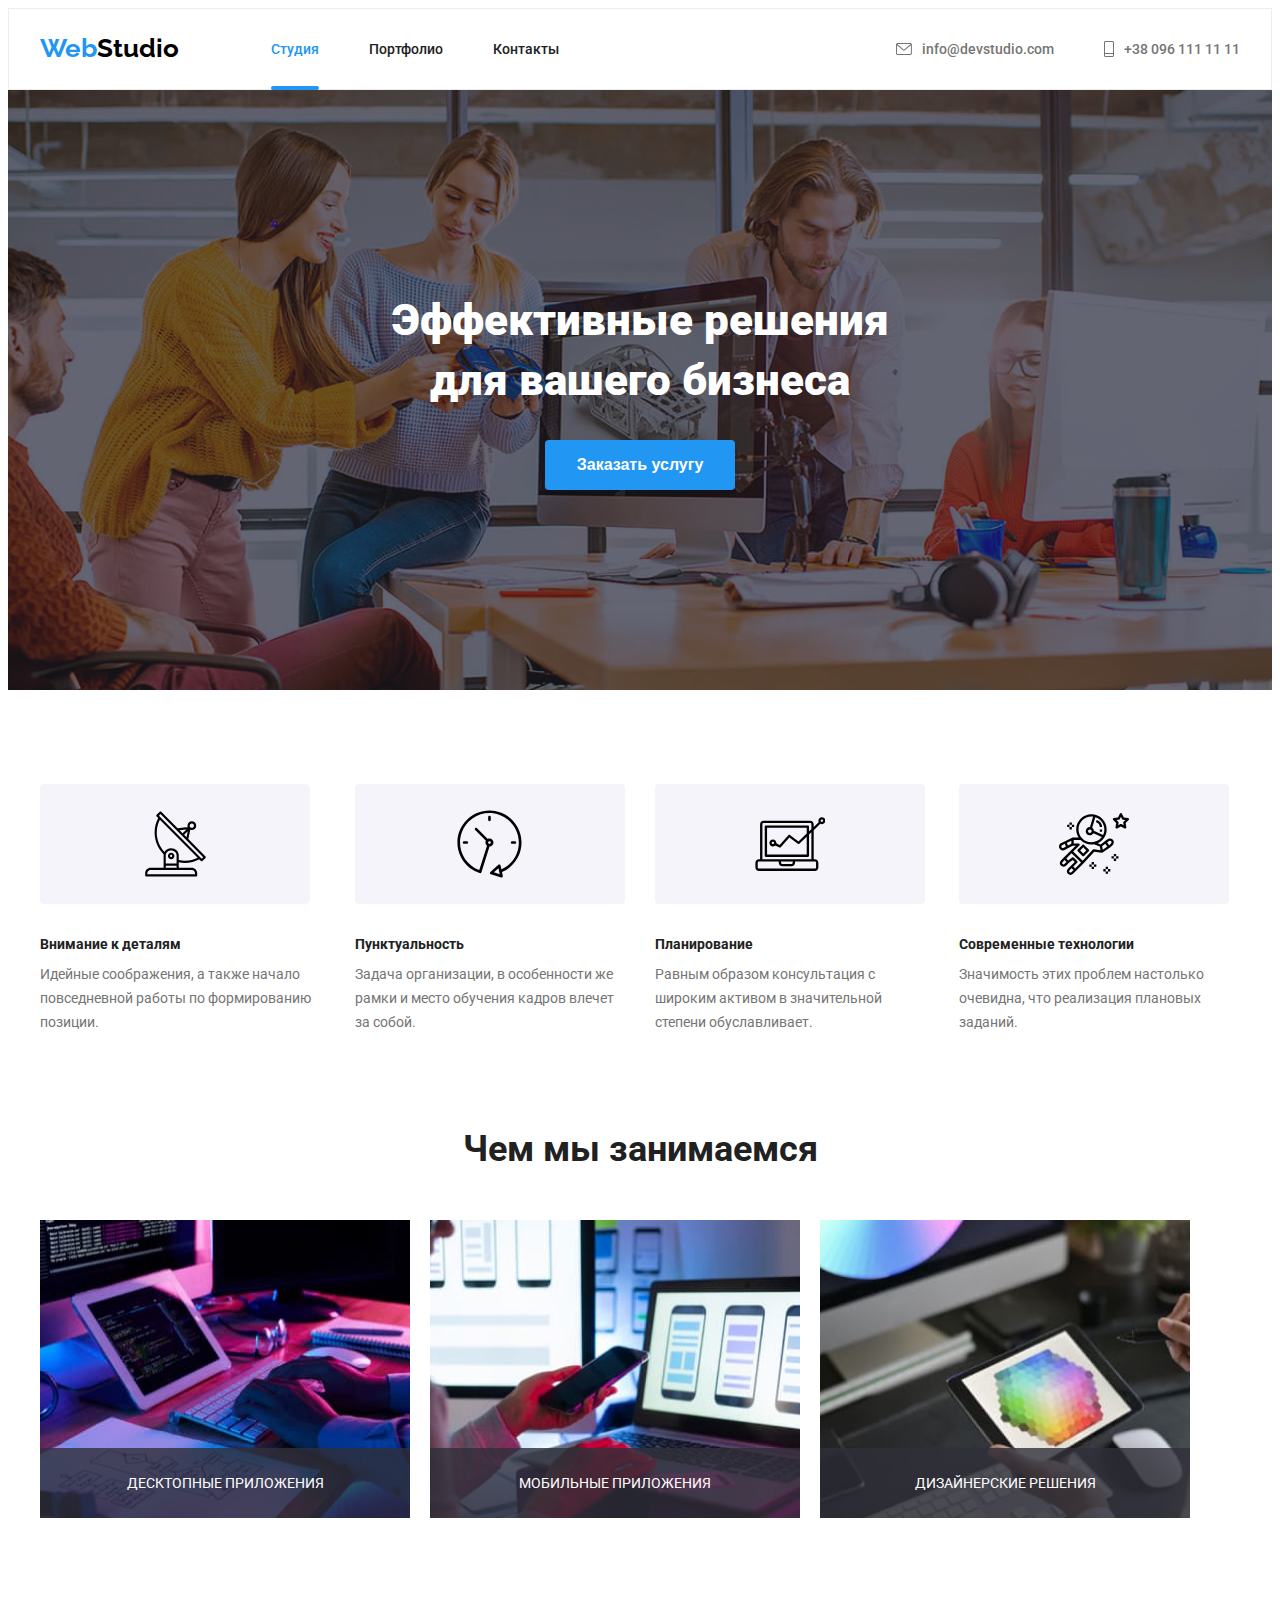
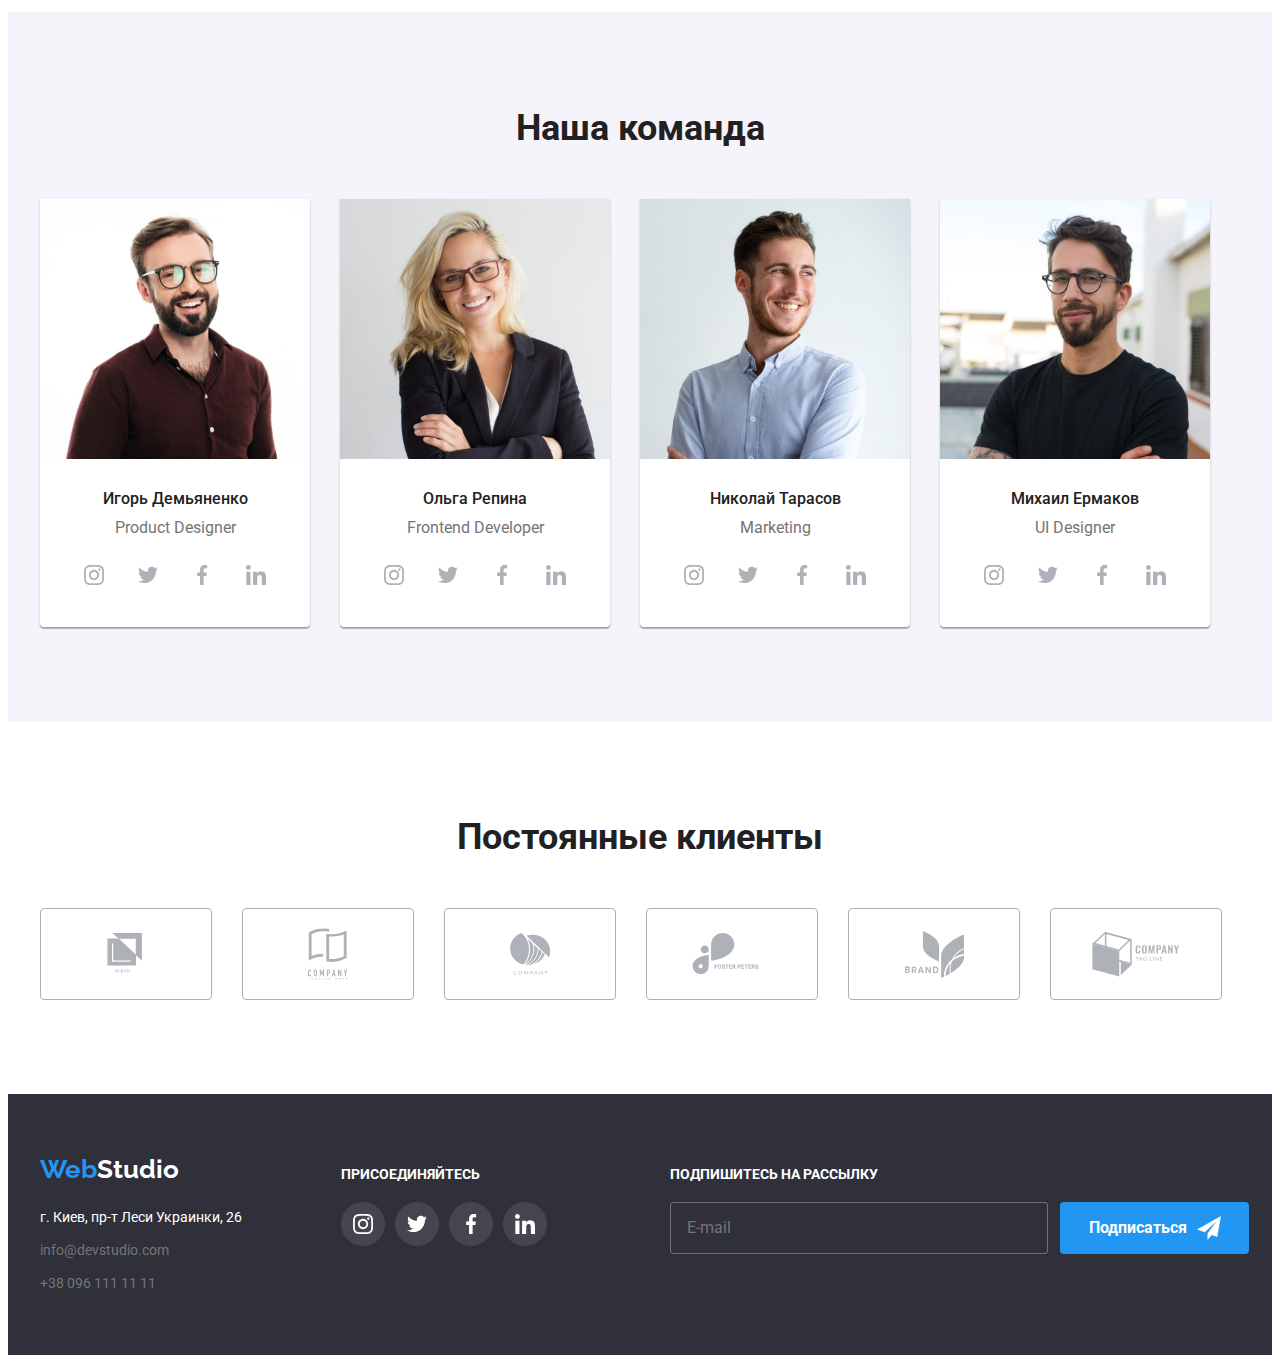
<file: index.html>
<!DOCTYPE html>
<html lang="en">
<head>
    <meta charset="UTF-8">
    <meta name="viewport" content="width=device-width, initial-scale=1.0">
    <title>WebStudio</title>
    <link rel="stylesheet" href="https://cdnjs.cloudflare.com/ajax/libs/modern-normalize/1.0.0/modern-normalize.min.css"
        integrity="sha512-ISS7cAi1PEhQ8jnbJpJZMd29NlhNj4AWYyLOSp2CE/CsHxTCu+r+t0D2yoJudVrd0/8fTVPUVDzY5Tvli75u/g=="
        crossorigin="anonymous" />   
    <link rel="stylesheet" href="./css/comon.css">
    <link rel="stylesheet" href="./css/main.css">
    <link href="https://fonts.googleapis.com/css2?family=Roboto:wght@400;500;700;900&display=swap" rel="stylesheet">
    <link href="https://fonts.googleapis.com/css2?family=Raleway:wght@700&display=swap" rel="stylesheet">
</head>
<body class="site-page">
                    <!--main-navigation-->
    <header class="site-item" >

        <div class="header-container" >

            <nav class="header-nav">
                <a class="logo" href="index.html">
                    <span class="logo-part">Web</span>Studio
            
                </a>
            
                <ul class="site-navigation">
                    <li class="navigation-item">
                        <a class="nav-link current" href="">Студия</a>
                    </li>
                    <li class="navigation-item">
                        <a class="nav-link" href="./portpholio.html">Портфолио</a>
                    </li>
                    <li class="navigation-item">
                        <a class="nav-link" href="">Контакты</a>
                    </li>
            
                </ul>
            
            </nav>
            <ul class="header-contacts">
                <li class="contacts-phone">
                    <a class="contacts-link" href="info@devstudio.com">
                        <svg class="contacts-icon" width="16px" height="12px">
                            <use href="./img/symbol-defs.svg#icon-mail-1"></use>
                        </svg>
                        info@devstudio.com
                    </a>
                </li>
                <li class="contacts-phone">
                    <a class="contacts-link" href="+38-096-111-11-11">
                        <svg class="contacts-icon" width="10px" height="16px">
                         <use href="./img/symbol-defs.svg#icon-phone-1"></use>
                    </svg>
                    +38 096 111 11 11
                    </a>
                </li>
            </ul>
        </div>       

    </header>
             <!--main-content-->
        <main>
                        <!--by-our-product-->
           
                <section class="hero-section">
                                    

                            <h1 class="hero-title">Эффективные решения <br>для вашего бизнеса</h1>
                           
                            <button class="hero-link" data-modal-open> Заказать услугу </button>
                        
                
                </section>
            

        
                        <!--stydio-skills-->

            <section class="skills-section">

                <div class="skills-container">

                    <h2 class="visually-hidden">Наши скилы </h2>

                    <ul class="skills-list">

                        <li class="skills-card">
                            <div class="icon-box">
                                <svg class="skil-icon" width="65px" height="70px">
                                  <use href="./img/symbol-defs.svg#icon-details-1"></use>
                                </svg>
                           </div>
                            <h3 class="skills-title">Внимание к деталям</h3>
                            <p class="skills-text">Идейные соображения, а также начало повседневной работы по формированию позиции.</p>
                        </li>

                        <li class="skills-card">

                           <div class="icon-box">
                                <svg class="skil-icon" width="67px" height="70px">
                                    <use href="./img/symbol-defs.svg#icon-clock-1"></use>
                                </svg>
                           </div>

                            <h3 class="skills-title">Пунктуальность</h3>
                            <p class="skills-text">Задача организации, в особенности же рамки и место обучения кадров влечет за собой.</p>

                        </li>

                        <li class="skills-card">

                           <div class="icon-box">
                                <svg class="skil-icon" width="70px" height="54px">
                                    <use href="./img/symbol-defs.svg#icon-computer-1"></use>
                                </svg>
                           </div>

                            <h3 class="skills-title">Планирование</h3>
                            <p class="skills-text">Равным образом консультация с широким активом в значительной степени обуславливает.</p>
                        </li>

                        <li class="skills-card">

                             <div class="icon-box">
                                 <svg class="skil-icon" width="70px" height="70px">
                                   <use href="./img/symbol-defs.svg#icon-astronaut-1"></use>
                                </svg>
                             </div>

                            <h3 class="skills-title">Современные технологии</h3>
                            <p class="skills-text">Значимость этих проблем настолько очевидна, что реализация плановых заданий.</p>

                        </li>
                    </ul>

                </div>
              
            </section>

                        <!--our-work-->
            <section class="work-section">               
             
                <div class="work-container">

                    <h2 class="work-title">Чем мы занимаемся</h2>
                   
                    <ul class="work-list">
                    
                        <li class="work-card">
                            
                           <a href="" class="work-link">

                            <div class="work-tumb">
                               
                                    <img src="./img/notebook.jpg" alt="box1">
                              
                            </div>

                            <p class="work-item">ДЕСКТОПНЫЕ ПРИЛОЖЕНИЯ</p>

                           </a>

                        </li>

                        <li  class="work-card">
                           
                           <a href="" class="work-link">

                            <div class="work-tumb">
                                
                                    <img src="./img/phone.jpg" alt="box2">
                               
                            </div>

                            <p class="work-item">МОБИЛЬНЫЕ ПРИЛОЖЕНИЯ</p>

                           </a>

                        </li>

                        <li  class="work-card">
                    
                           <a href="" class="work-link">

                            <div class="work-tumb">
                                
                                    <img src="./img/planshet.jpg" alt="box3">
                                
                            </div>

                            <p class="work-item">ДИЗАЙНЕРСКИЕ РЕШЕНИЯ</p>

                           </a>

                        </li>
                    
                    </ul>
                </div>
            
            </section>
                        <!--our-team-->
            <section class="team" >               
               
                <div class="team-container">

                    <h2 class="team-title">Наша команда</h2>
                    
                    <ul class="team-foto">

                        <li class="team-card">

                           <div class="team-tumb">

                                <img class="personal-foto" src="./img/photo1.jpg" alt="">
                             

                           </div>

                           <div class="workers">                            

                            <h3 class="team-names">Игорь Демьяненко</h3>
                            <p class="team-professions">Product Designer</p>
                            
                            <ul class="team-social">
                            
                                <li class="social-link">
                            
                                    <a href="" class="social-links">
                                        <svg class="icon-social" width="20px" height="20px">
                                            <use href="./img/symbol-defs.svg#icon-instagram-1"></use>
                                        </svg>
                                    </a>
                            
                                </li>
                            
                                <li class="social-link">
                            
                                    <a href="" class="social-links">
                                        <svg class="icon-social" width="20px" height="20px">
                                            <use href="./img/symbol-defs.svg#icon-twitter-1"></use>
                                        </svg>
                                    </a>
                            
                                </li>
                            
                                <li class="social-link">
                            
                            
                                    <a href="" class="social-links">
                            
                                        <svg class="icon-social" width="20px" height="20px">
                                            <use href="./img/symbol-defs.svg#icon-facebook-1"></use>
                                        </svg>
                            
                                    </a>
                            
                                </li>
                            
                                <li class="social-link">
                            
                                    <a href="" class="social-links">
                            
                                        <svg class="icon-social" width="20px" height="20px">
                                            <use href="./img/symbol-defs.svg#icon-linkedin-1"></use>
                                        </svg>
                            
                                    </a>
                            
                                </li>
                            </ul>
                            
                           </div>
                    
                        </li>

                        <li class="team-card">
                           
                            <div class="team-tumb">

                                <img class="personal-foto" src="./img/photo2.jpg" alt="">
                                                               
                            </div>

                            <div  class="workers">
                            
                                <h3 class="team-names">Ольга Репина</h3>
                                <p class="team-professions">Frontend Developer</p>
                            
                                <ul class="team-social">
                            
                                    <li class="social-link">
                            
                                        <a href="" class="social-links">
                                            <svg class="icon-social" width="20px" height="20px">
                                                <use href="./img/symbol-defs.svg#icon-instagram-1"></use>
                                            </svg>
                                        </a>
                            
                                    </li>
                            
                                    <li class="social-link">
                            
                                        <a href="" class="social-links">
                                            <svg class="icon-social" width="20px" height="20px">
                                                <use href="./img/symbol-defs.svg#icon-twitter-1"></use>
                                            </svg>
                                        </a>
                            
                                    </li>
                            
                                    <li class="social-link">
                            
                            
                                        <a href="" class="social-links">
                            
                                            <svg class="icon-social" width="20px" height="20px">
                                                <use href="./img/symbol-defs.svg#icon-facebook-1"></use>
                                            </svg>
                            
                                        </a>
                            
                                    </li>
                            
                                    <li class="social-link">
                            
                                        <a href="" class="social-links">
                            
                                            <svg class="icon-social" width="20px" height="20px">
                                                <use href="./img/symbol-defs.svg#icon-linkedin-1"></use>
                                            </svg>
                            
                                        </a>
                            
                                    </li>
                                </ul>
                            
                            </div>

                        </li>

                        <li class="team-card">

                            <div class="team-tumb">

                                    <img class="personal-foto" src="./img/photo3.jpg" alt="">
                                   
                            </div>     
                            
                            <div class="workers">

                                <h3 class="team-names">Николай Тарасов</h3>
                                <p class="team-professions">Marketing</p>
                                
                                <ul class="team-social">
                                
                                    <li class="social-link">
                                
                                        <a href="" class="social-links">
                                            <svg class="icon-social" width="20px" height="20px">
                                                <use href="./img/symbol-defs.svg#icon-instagram-1"></use>
                                            </svg>
                                        </a>
                                
                                    </li>
                                
                                    <li class="social-link">
                                
                                        <a href="" class="social-links">
                                            <svg class="icon-social" width="20px" height="20px">
                                                <use href="./img/symbol-defs.svg#icon-twitter-1"></use>
                                            </svg>
                                        </a>
                                
                                    </li>
                                
                                    <li class="social-link">
                                
                                
                                        <a href="" class="social-links">
                                
                                            <svg class="icon-social" width="20px" height="20px">
                                                <use href="./img/symbol-defs.svg#icon-facebook-1"></use>
                                            </svg>
                                
                                        </a>
                                
                                    </li>
                                
                                    <li class="social-link">
                                
                                        <a href="" class="social-links">
                                
                                            <svg class="icon-social" width="20px" height="20px">
                                                <use href="./img/symbol-defs.svg#icon-linkedin-1"></use>
                                            </svg>
                                
                                        </a>
                                
                                    </li>
                                </ul>
                            </div>

                        </li>

                        <li class="team-card">
                           
                            <div class="team-tumb">

                                <img class="personal-foto" src="./img/photo4.jpg" alt="">
                            
                            </div>

                            <div class="workers">

                                    <h3 class="team-names">Михаил Ермаков</h3>
                                    <p class="team-professions">UI Designer</p>
                                    
                                    <ul class="team-social">
                                    
                                        <li class="social-link">
                                    
                                            <a href="" class="social-links">
                                                <svg class="icon-social" width="20px" height="20px">
                                                    <use href="./img/symbol-defs.svg#icon-instagram-1"></use>
                                                </svg>
                                            </a>
                                    
                                        </li>
                                    
                                        <li class="social-link">
                                    
                                            <a href="" class="social-links">
                                                <svg class="icon-social" width="20px" height="20px">
                                                    <use href="./img/symbol-defs.svg#icon-twitter-1"></use>
                                                </svg>
                                            </a>
                                    
                                        </li>
                                    
                                        <li class="social-link">
                                    
                                    
                                            <a href="" class="social-links">
                                    
                                                <svg class="icon-social" width="20px" height="20px">
                                                    <use href="./img/symbol-defs.svg#icon-facebook-1"></use>
                                                </svg>
                                    
                                            </a>
                                    
                                        </li>
                                    
                                        <li class="social-link">
                                    
                                            <a href="" class="social-links">
                                    
                                                <svg class="icon-social" width="20px" height="20px">
                                                    <use href="./img/symbol-defs.svg#icon-linkedin-1"></use>
                                                </svg>
                                    
                                            </a>
                                    
                                        </li>
                                    </ul>

                            </div>

                        </li>
                    </ul>
                </div>
                
            </section>
                    
                   <!-- our-clients -->

            <section class="clients-section">

               <div class="clients-container">

                    <h2 class="clients-item">Постоянные клиенты</h2>
                    
                    <ul class="clients-companies">
                    
                        <li class="clients-logo">

                            <a href="#" class="clients-link">
                                
                                <svg class="icon-contact-client" width="79px" height="42px">

                                <use href="./img/symbol-defs.svg#icon-logo-1-1"></use>

                                </svg>

                            </a>

                        </li>

                        <li class="clients-logo">

                            <a href="#" class="clients-link">
                                
                                <svg class="icon-contact-client" width="40px" height="52px">
                                <use href="./img/symbol-defs.svg#icon-logo-2-1"></use>
                            </svg>

                            </a>

                        </li>

                        <li class="clients-logo">

                            <a href="#" class="clients-link">
                                
                             <svg class="icon-contact-client" width="41px" height="42px">
                                <use href="./img/symbol-defs.svg#icon-Object-1"></use>
                            </svg>

                            </a>

                        </li>

                        <li class="clients-logo">

                           <a href="#" class="clients-link">

                                <svg class="icon-contact-client" width="80px" height="42px">
                                    <use href="./img/symbol-defs.svg#icon-logo-4-1"></use>
                                </svg>

                           </a>

                        </li>

                        <li class="clients-logo">

                            <a href="#" class="clients-link">

                                <svg class="icon-contact-client" width="59px" height="47px">
                                    <use href="./img/symbol-defs.svg#icon-logo-5-1"></use>
                                </svg>

                            </a>

                        </li>

                        <li class="clients-logo">

                            <a href="#" class="clients-link">
                                
                                <svg class="icon-contact-client" width="88px" height="45px">
                                <use href="./img/symbol-defs.svg#icon-logo-6-1"></use>
                            </svg>

                            </a>

                        </li>
                    
                    </ul>

               </div>                           
            
            </section>

        </main>
                  <!--footer-->
    <footer class="footer">
           
        <div class="footer-container">

              <!-- footer-contain -->

               <div class="foot-con">
                    <a class="footer-logo" href="./">
                    
                        <span class="logo-part">Web</span>Studio
                    </a>
                    
                    <address class="footer-contacts">
                    
                        <ul class="footer-list">
                            <li class="footer-links">
                                <p class="footer-adress">г. Киев, пр-т Леси Украинки, 26</p>
                    
                    
                            </li>
                            <li class="footer-links">
                                <a class="footer-link" href="mailto:info@devstudio.com">info@devstudio.com</a>
                            </li>
                            <li class="footer-links">
                                <a class="footer-link" href="tel:+38-096-111-11-11">+38 096 111 11 11</a>
                            </li>
                        </ul>
                    </address>

               </div>

                <!-- footer-contain2 -->

                 <div class="footer-social">
                    <h2 class="footer-title"> ПРИСОЕДИНЯЙТЕСЬ</h2>
                    
                    <ul class="footer-item-link">
                    
                        <li class="fsocial-link">
                    
                            <a href="" class="fsocial-links">
                                <svg class="ficon-social" width="20px" height="20px">
                                    <use href="./img/symbol-defs.svg#icon-instagram-1"></use>
                                </svg>
                            </a>
                    
                        </li>
                    
                        <li class="fsocial-link">
                    
                            <a href="" class="fsocial-links">
                                <svg class="ficon-social" width="20px" height="20px">
                                    <use href="./img/symbol-defs.svg#icon-twitter-1"></use>
                                </svg>
                            </a>
                    
                        </li>
                    
                        <li class="fsocial-link">
                    
                    
                            <a href="" class="fsocial-links">
                    
                                <svg class="ficon-social" width="20px" height="20px">
                                    <use href="./img/symbol-defs.svg#icon-facebook-1"></use>
                                </svg>
                    
                            </a>
                    
                        </li>
                    
                        <li class="fsocial-link">
                    
                            <a href="" class="fsocial-links">
                    
                                <svg class="ficon-social" width="20px" height="20px">
                                    <use href="./img/symbol-defs.svg#icon-linkedin-1"></use>
                                </svg>
                    
                            </a>
                    
                        </li>
                    
                    </ul>
                 </div>

                 <!-- foter-contain3 -->
                 
                 <div class="container-form">

                    <h2 class="form-title">ПОДПИШИТЕСЬ НА РАССЫЛКУ</h2>

                  <form class="fotter-form">                

                   <label>

                    <input type="text" name="e-mail" placeholder="E-mail" class="form-input">

                   </label>

                   <button type="submit" class="footer-butn">
                       Подписаться
                       <svg width="24px" height="24px" class="form-icon-send">
                           <use href="./img/symbol-defs.svg#icon-send"></use>
                       </svg>
                    </button>


                  </form>

                 </div>

        </div>


    </footer>

    <div class="backdrop is-hidden" data-modal>

        <div class="modal">

            <h2 class="modal-title">Оставьте свои данные, мы вам перезвоним</h2>

            <form action="" class="modal-form">

                <div class="form-container">

                    <div class="form-item">

                        <label for="name">Имя</label>  

                       <div class="form-position">
                            <input type="text" name="name" id="name" class="form-field">
                            <svg width="12px" height="12px" class="form-icon">
                                <use href="./img/symbol-defs.svg#icon-name"></use>
                            </svg>

                       </div>

                    </div>

                    <div class="form-item">

                        <label for="tel" >Телефон</label>

                        <div class="form-position">

                            <input type="tel" name="tel" id="tel" class="form-field">
                            <svg width="13px" height="13px" class="form-icon">
                                <use href="./img/symbol-defs.svg#icon-phone"></use>
                            </svg>

                        </div>
                        
                    </div>

                    <div class="form-item">

                        <label for="e-mail" >Почта</label>

                        <div class="form-position">

                            <input type="email" name="e-mail" id="e-mail" class="form-field">
                            <svg width="15px" height="12px" class="form-icon">
                                <use href="./img/symbol-defs.svg#icon-emaill"></use>
                            </svg>

                        </div>
                        
                    </div>

                    <div class="form-item">
                        <label for="coment" >Коментарий</label>                        
                        <textarea name="coment" id="coment" rows="6" placeholder="Введите текст" class="form-textarea"></textarea>
                        
                    </div>                  
                   
                        <div class="modal-agree-contain">
                           <div class="agree-position">
                                    <label class="form-accept">
                                        <input type="checkbox" name="checkbox" class="checkbox">
                                        <svg class="agree-icon" width="16" height="15">
                                            <use href="./img/symbol-defs.svg#icon-agree" class="icon-agree"></use>
                                        </svg>
                                    
                                        Соглашаюсь с рассылкой и принимаю
                                        <a href="" class="modal-agrement">Условия договора</a>
                                    </label>

                           </div>
                       
                            <button class="modal-send" type="submit">Оправить</button>
                        </div>
                                         
                  </div>
                    
            
               
            </form>

            <button class="modal-but">

                <svg class="modal-close" width="11px" height="11px" data-modal-close>
                    <use href="./img/symbol-defs.svg#icon-cherch"></use>
                </svg>

            </button>

        </div>

    </div>

    <script src="./js/modal.js"></script>

</body>
</html>
</file>
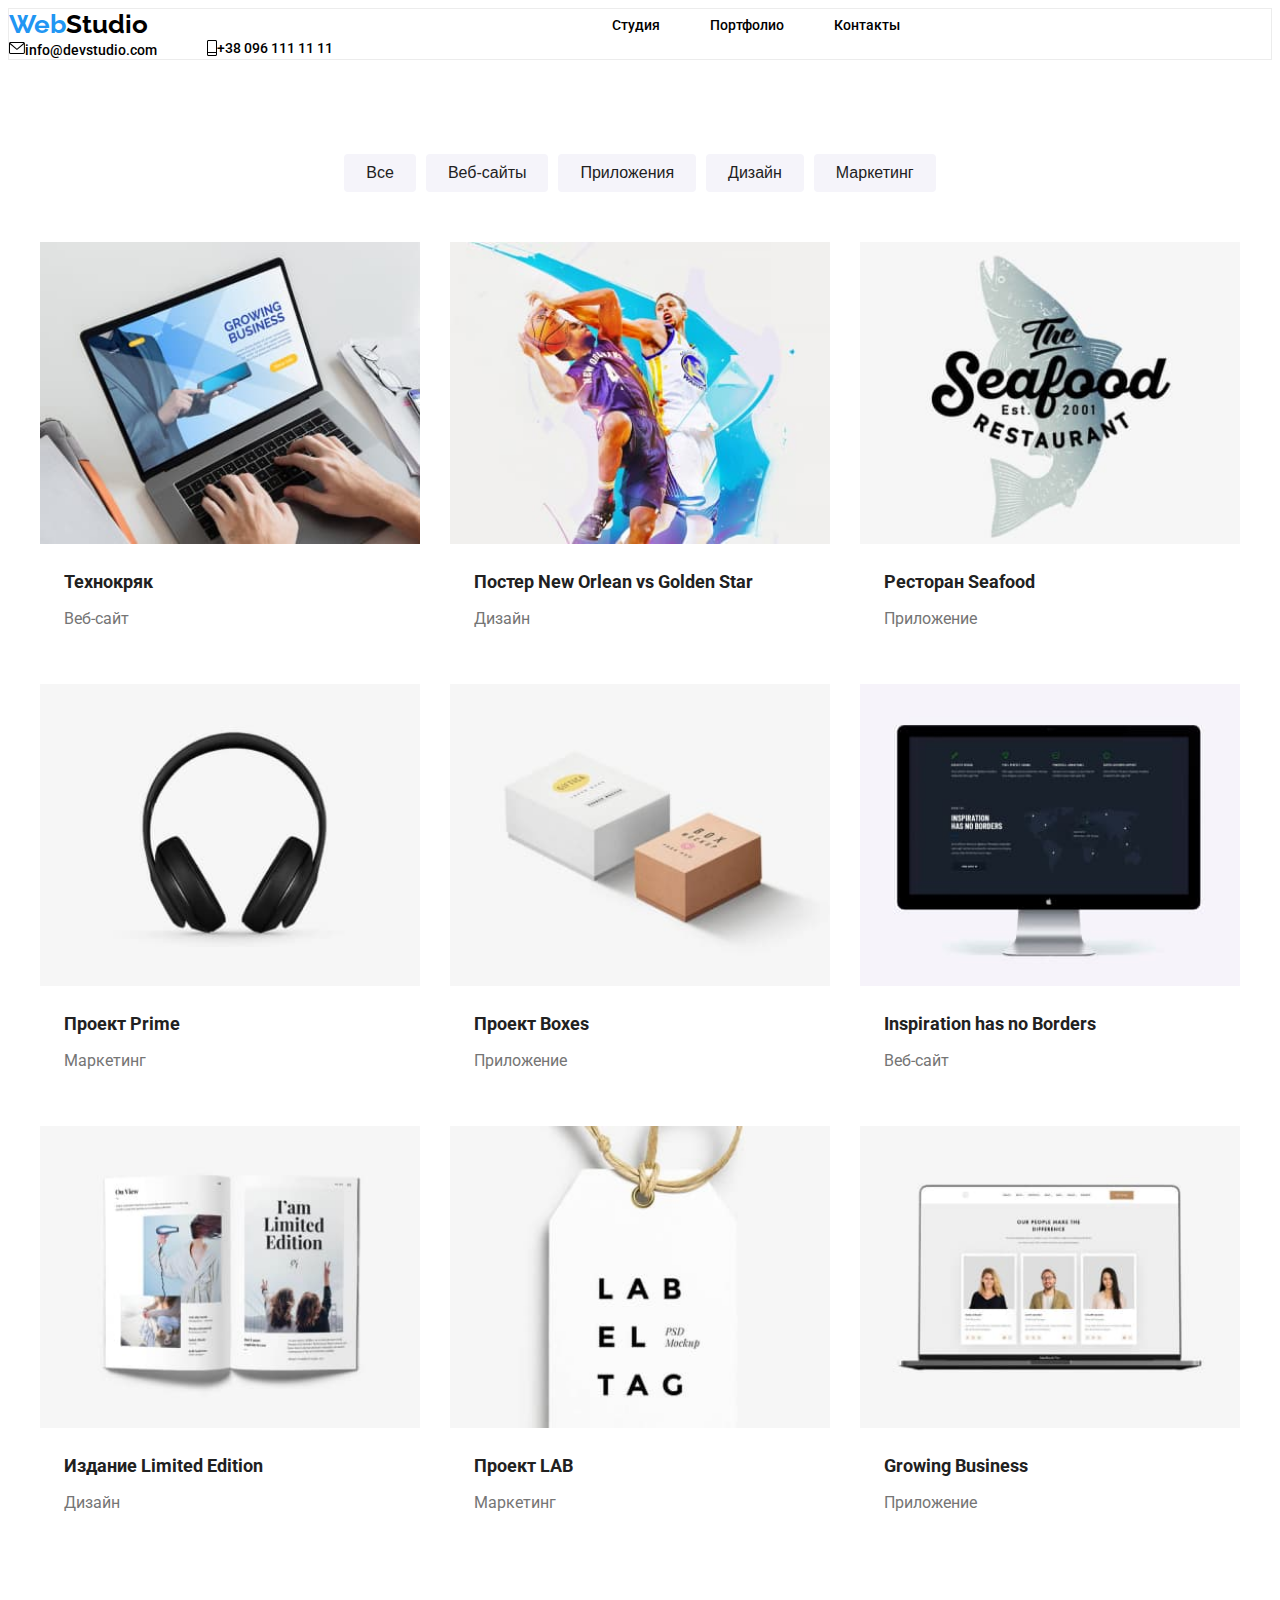
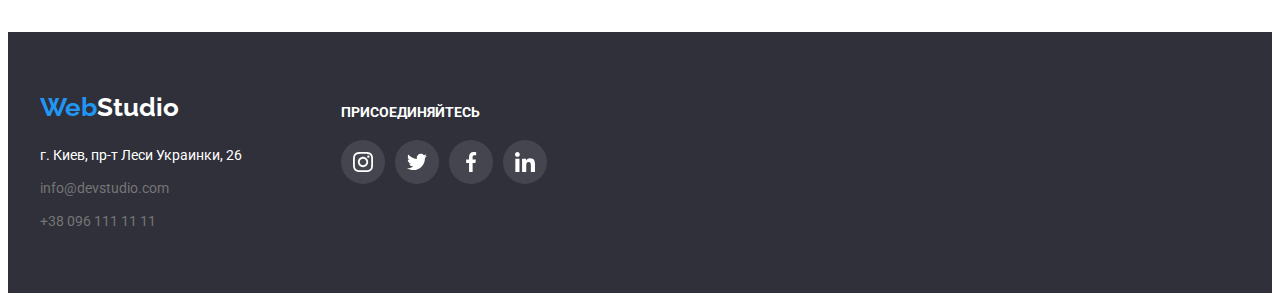
<file: portpholio.html>
<!DOCTYPE html>
<html lang="ru">
<head>
    <meta charset="UTF-8">
    <meta http-equiv="X-UA-Compatible" content="IE=edge">
    <meta name="viewport" content="width=device-width, initial-scale=1.0">
    <title>Портфолио</title>
    <link rel="stylesheet" href="https://cdnjs.cloudflare.com/ajax/libs/modern-normalize/1.0.0/modern-normalize.min.css"
        integrity="sha512-ISS7cAi1PEhQ8jnbJpJZMd29NlhNj4AWYyLOSp2CE/CsHxTCu+r+t0D2yoJudVrd0/8fTVPUVDzY5Tvli75u/g=="
        crossorigin="anonymous" />
    <link rel="stylesheet" href="./css/comon.css">
    <link rel="stylesheet" href="./css/portpholio.css">
    <link href="https://fonts.googleapis.com/css2?family=Roboto:wght@400;500;700;900&display=swap" rel="stylesheet">
    <link href="https://fonts.googleapis.com/css2?family=Raleway:wght@700&display=swap" rel="stylesheet">

    
</head>
  <body class="site-page">
                        <!--main-navigation-->
                <header class="site-item">
                
                        <div class="container">
                        
                            <nav class="header-nav">
                                <a class="logo" href="index.html">
                                    <span class="logo-part">Web</span>Studio
                        
                                </a>
                        
                                <ul class="site-navigation">
                                    <li class="navigation-menu">
                                        <a class="link " href="./index.html">Студия</a>
                                    </li>
                                    <li class="navigation-menu">
                                        <a class="link current" href="./portpholio.html">Портфолио</a>
                                    </li>
                                    <li class="navigation-menu">
                                        <a class="link" href="">Контакты</a>
                                    </li>
                        
                                </ul>
                        
                            </nav>
                            <ul class="header-contacts">
                                <li class="contacts-phone">
                                    <a class="site-contacts" href="info@devstudio.com">
                                        <svg class="icon-contact" width="16px" height="12px">
                                            <use href="./img/symbol-defs.svg#icon-mail-1"></use>
                                        </svg>
                                        info@devstudio.com
                                    </a>
                                </li>
                                <li class="contacts-phone">
                                    <a class="site-contacts" href="+38-096-111-11-11">
                                        <svg class="icon-contact" width="10px" height="16px">
                                            <use href="./img/symbol-defs.svg#icon-phone-1"></use>
                                        </svg>
                                        +38 096 111 11 11
                                    </a>
                                </li>
                            </ul>
                        </div>
                
                
                </header>
                    <!-- main-content-->

                        <main >                            
                            
                    <section class="section" >
                         <div class="portpholio-container">

                                <h1 class="visually-hidden">Наши проекты</h1>

                                <ul class="portpholio-buttom">

                                    <li class="button-main">
                                        <button class="button-item">Все</button>
                                    </li>

                                    <li class="button-main">
                                        <button class="button-item">Веб-сайты</button>
                                    </li>

                                    <li class="button-main">
                                        <button class="button-item">Приложения</button>
                                    </li>

                                    <li class="button-main">
                                        <button class="button-item">Дизайн</button>
                                    </li>

                                    <li class="button-main">
                                        <button class="button-item">Маркетинг</button>
                                    </li>

                                </ul>

                                <ul class="projects">

                                    <li class="projects-card"> 
                                        
                                            <div class="project-tumb">
                                            
                                                <img src="./img/tehnokryak.jpg" alt="веб-сайт">
                                            
                                                <p class="hover-icon">Технокряк это современная площадка распространения коронавируса. Компании используют эту платформу
                                                    для цифрового
                                                    шпионажа и атак на защищённые сервера конкурентов.
                                                </p>

                                            </div>                                       
                                          

                                        <div class="project-title">
                                        
                                            <h2 class="projects-item">Технокряк </h2>
                                            <p class="projects-list">Веб-сайт</p>
                                        
                                        </div>

                                    </li>

                                    <li class="projects-card">

                                       <div class="project-tumb">

                                            <img src="./img/neworlean.jpg" alt="Golden star">
                                                      
                                            <p class="hover-icon">Технокряк это современная площадка распространения коронавируса. Компании используют эту платформу
                                                для цифрового
                                                шпионажа и атак на защищённые сервера конкурентов.
                                            </p>

                                       </div>

                                        <div class="project-title">
                                        
                                            <h2 class="projects-item">Постер <span lang="en">New Orlean vs Golden Star</span> </h2>
                                            <p class="projects-list">Дизайн</p>
                                        
                                        </div>

                                    </li>

                                    <li class="projects-card">

                                        <div class="project-tumb">

                                            <img src="./img/seafood.jpg" alt="sea food">
                                                       
                                            <p class="hover-icon">Технокряк это современная площадка распространения коронавируса. Компании используют эту платформу
                                                для цифрового
                                                шпионажа и атак на защищённые сервера конкурентов.
                                            </p>

                                        </div>

                                        <div class="project-title">
                                        
                                            <h2 class="projects-item">Ресторан <span lang="en">Seafood</span> </h2>
                                            <p class="projects-list">Приложение</p>
                                        
                                        </div>
                                        
                                    </li>

                                    <li class="projects-card">

                                        <div class="project-tumb">

                                            <img src="./img/prime.jpg" alt="prime">                                           
                                          
                                            <p class="hover-icon">Технокряк это современная площадка распространения коронавируса. Компании используют эту платформу
                                                для цифрового
                                                шпионажа и атак на защищённые сервера конкурентов.
                                            </p>

                                        </div>

                                        <div class="project-title">
                                        
                                            <h2 class="projects-item">Проект <span lang="en">Prime</span> </h2>
                                            <p class="projects-list">Маркетинг</p>
                                        
                                        </div>

                                    </li>

                                    <li class="projects-card">
                                        
                                        <div class="project-tumb">

                                            <img src="./img/boxes.jpg" alt="Boxes">

                                         
                                            <p class="hover-icon">Технокряк это современная площадка распространения коронавируса. Компании используют эту платформу
                                                для цифрового
                                                шпионажа и атак на защищённые сервера конкурентов.
                                            </p>

                                        </div>

                                        <div class="project-title">
                                        
                                            <h2 class="projects-item">Проект <span lang="en">Boxes</span> </h2>
                                            <p class="projects-list">Приложение</p>
                                        
                                        </div>

                                    </li>

                                    <li class="projects-card">

                                       <div class="project-tumb">

                                            <img src="./img/inspiration.jpg" alt="inspiration">

                                             
                                            <p class="hover-icon">Технокряк это современная площадка распространения коронавируса. Компании используют эту платформу
                                                для цифрового
                                                шпионажа и атак на защищённые сервера конкурентов.
                                            </p>

                                       </div>

                                        <div class="project-title">
                                        
                                            <h2 class="projects-item"><span lang="en">Inspiration has no Borders</span></h2>
                                            <p class="projects-list">Веб-сайт</p>
                                        
                                        </div>

                                    </li>

                                    <li class="projects-card">

                                       <div class="project-tumb">

                                            <img src="./img/limitededition.jpg" alt="limited edition">

                                            <p class="hover-icon">Технокряк это современная площадка распространения коронавируса. Компании используют эту платформу
                                                для цифрового
                                                шпионажа и атак на защищённые сервера конкурентов.
                                            </p>

                                       </div>

                                        <div class="project-title">
                                        
                                            <h2 class="projects-item">Издание <span lang="en">Limited Edition</span> </h2>
                                            <p class="projects-list">Дизайн</p>
                                        
                                        </div>

                                    </li>

                                    <li class="projects-card">
                                        
                                        <div class="project-tumb">

                                            <img src="./img/lab.jpg" alt="lab">

                                            <p class="hover-icon">Технокряк это современная площадка распространения коронавируса. Компании используют эту платформу
                                                для цифрового
                                                шпионажа и атак на защищённые сервера конкурентов.
                                            </p>

                                        </div>

                                        <div class="project-title">
                                        
                                            <h2 class="projects-item">Проект <span lang="en">LAB</span> </h2>
                                            <p class="projects-list">Маркетинг</p>
                                        
                                        </div>

                                    </li>

                                    <li class="projects-card">

                                        <div class="project-tumb">

                                            <img src="./img/business.jpg" alt="business">
                                        
                                            <p class="hover-icon">Технокряк это современная площадка распространения коронавируса. Компании используют эту платформу
                                                для цифрового
                                                шпионажа и атак на защищённые сервера конкурентов.
                                            </p>
                                            
                                        </div>

                                            <div class="project-title">
                                            
                                                <h2 class="projects-item"><span lang="en">Growing Business</span> </h2>
                                                <p class="projects-list">Приложение</p>
                                            
                                            </div>

                                    </li>

                                </ul>
                         </div>
                     </section>

                          
                        </main>

                        <!-- footer -->
                <footer class="footer">
                
                    <div class="footer-container">
                
                        <!-- footer-contain1 -->
                
                        <div class="foot-con">
                            <a class="footer-logo" href="./">
                
                                <span class="logo-part">Web</span>Studio
                            </a>
                
                            <address class="footer-contacts">
                
                                <ul class="footer-list">
                                    <li class="footer-links">
                                        <p class="footer-adress">г. Киев, пр-т Леси Украинки, 26</p>
                
                
                                    </li>
                                    <li class="footer-links">
                                        <a class="footer-link" href="mailto:info@devstudio.com">info@devstudio.com</a>
                                    </li>
                                    <li class="footer-links">
                                        <a class="footer-link" href="tel:+38-096-111-11-11">+38 096 111 11 11</a>
                                    </li>
                                </ul>
                            </address>
                
                        </div>
                
                        <!-- footer-contain2 -->
                
                        <div class="footer-social">
                            <h2 class="footer-title"> ПРИСОЕДИНЯЙТЕСЬ</h2>
                
                            <ul class="footer-item-link">
                
                                <li class="fsocial-link">
                
                                    <a href="" class="fsocial-links">
                                        <svg class="ficon-social" width="20px" height="20px">
                                            <use href="./img/symbol-defs.svg#icon-instagram-1"></use>
                                        </svg>
                                    </a>
                
                                </li>
                
                                <li class="fsocial-link">
                
                                    <a href="" class="fsocial-links">
                                        <svg class="ficon-social" width="20px" height="20px">
                                            <use href="./img/symbol-defs.svg#icon-twitter-1"></use>
                                        </svg>
                                    </a>
                
                                </li>
                
                                <li class="fsocial-link">
                
                
                                    <a href="" class="fsocial-links">
                
                                        <svg class="ficon-social" width="20px" height="20px">
                                            <use href="./img/symbol-defs.svg#icon-facebook-1"></use>
                                        </svg>
                
                                    </a>
                
                                </li>
                
                                <li class="fsocial-link">
                
                                    <a href="" class="fsocial-links">
                
                                        <svg class="ficon-social" width="20px" height="20px">
                                            <use href="./img/symbol-defs.svg#icon-linkedin-1"></use>
                                        </svg>
                
                                    </a>
                
                                </li>
                
                            </ul>
                        </div>
                
                    </div>
                
                
                </footer>

                            
        
  </body>
</html>
</file>
<file: css/comon.css>
:root {
  --text-color: rgb(117, 117, 117, 1);
  --white-color: rgb(255, 255, 255, 1);
  --hover-allblue: rgb(33, 150, 243, 1);
  --teg-h-navigation: rgb(33, 33, 33, 1);
  --background-black: rgb(47, 48, 58, 1);
  --logo-black: rgb(0, 0, 0, 1);
  --footer-link: rgb(255, 255, 255, 0, 6);
  --ourteam-background: rgb(245, 244, 250, 1);
  --svg-color: rgb(175, 177, 184, 1);
  --link-background: rgb(255, 255, 255, 0.1);
  --footer-placeholder: rgba(255, 255, 255, 0.3);
  --modal-bordercolor: rgba(33, 33, 33, 0.2);
  --modal-blue: rgba(24, 140, 232, 1);
}

ul {
  list-style: none;
  padding: 0;
  margin: 0;
}

a {
  display: inline-flex;

  text-decoration: none;
  color: black;
}

p {
  margin: 0 0;
}

img {
  display: block;
  max-width: 100%;
  height: auto;
}

button {
  border: none;
}

h1,
h2,
h3 {
  margin: 0;
}

.site-page {
  background-color: var(--white-color);
  font-family: Roboto;
  font-weight: 400;
  font-style: normal;
  color: var(--text-color);
}

.visually-hidden {
  position: absolute;
  clip: rect(0 0 0 0);
  width: 1px;
  height: 1px;
  margin: -1px;
}

/* header */
.site-item {
  font-weight: 500;
  font-size: 14px;
  line-height: 16px;
  border: 1px solid rgb(236, 236, 236, 1);
}

.header-container {
  display: flex;
  width: 1200px;

  padding: 0px 15px;
  margin: 0 auto;
  align-items: center;
  justify-content: space-between;

  padding-top: 24px;
  padding-bottom: 25px;
}

.header-nav {
  display: flex;
  align-items: center;
}

.header-contacts {
  display: flex;
  margin-left: auto;
  align-items: center;
}

.logo {
  margin-right: 92px;

  font-family: Raleway;
  color: var(--logo-black);
  font-weight: 700;
  font-size: 26px;
  line-height: 31px;
}

.logo-part {
  color: var(--hover-allblue);
}

.site-navigation {
  display: flex;
  margin: 0 auto;
}

.site-navigation li:not(:first-child) {
  margin-left: 50px;
}

.header-contacts li:not(:first-child) {
  margin-left: 50px;
}

.nav-link.current {
  color: var(--hover-allblue);
}

.nav-link.current::after {
  opacity: 1;
}

.nav-link {
  color: var(--teg-h-navigation);
  padding-top: auto;

  transition: 250ms cubic-bezier(0.4, 0, 0.2, 1);
}

.navigation-item {
  position: relative;
}

.nav-link::after {
  content: '';
  position: absolute;
  transform: translateY(45px);
  display: block;
  width: 100%;
  height: 4px;

  background-color: var(--hover-allblue);
  border-radius: 2px;

  opacity: 0;
  transition: opacity 250ms cubic-bezier(0.4, 0, 0.2, 1);
}

.nav-link:hover::after {
  opacity: 1;
}

.nav-link:hover,
.nav-link:focus {
  color: var(--hover-allblue);
}

.contacts-link {
  display: flex;
  justify-items: center;
  align-items: center;

  color: var(--text-color);

  transition: color 250ms cubic-bezier(0.4, 0, 0.2, 1);
}

.contacts-icon {
  display: inline-flex;
  align-items: center;
  justify-items: center;
  margin-right: 10px;

  fill: var(--svg-color);
}

.contacts-link:hover,
.contacts-link:focus {
  color: var(--hover-allblue);
}

.contacts-icon {
  fill: currentColor;
}

/* footer */

.footer {
  background-color: var(--background-black);
}

.footer-container {
  display: flex;
  width: 1200px;
  padding: 60px 15px;
  margin-left: auto;
  margin-right: auto;
}

.foot-con {
  display: flex;
  flex-direction: column;
  width: 231px;
}

.footer-logo {
  margin-bottom: 20px;

  font-family: Raleway;
  font-weight: 700;
  font-size: 26px;
  line-height: 31px;
  color: var(--white-color);
}

.footer-contacts {
  font-style: normal;
}

.footer-adress {
  display: flex;

  color: var(--white-color);
  font-size: 14px;
  line-height: 24px;
}

.footer-list li:not(:last-child) {
  margin-bottom: 9px;
}

.footer-link {
  color: var(--footer-link);
  font-size: 14px;
  line-height: 24px;
}

.footer-social {
  margin-right: auto;
  margin-left: 70px;
  padding-top: 12px;
}

.footer-title {
  margin-bottom: 20px;

  font-weight: 700;
  font-size: 14px;
  line-height: 16px;
  color: var(--white-color);
}

.footer-item-link {
  display: flex;
}

.fsocial-links {
  display: flex;
  justify-content: center;
  align-items: center;

  width: 44px;
  height: 44px;

  border-radius: 50%;
  background-color: var(--link-background);
  fill: var(--white-color);

  transition: background-color 250ms cubic-bezier(0.4, 0, 0.2, 1);
}

.footer-item-link :not(:first-child) {
  margin-left: 10px;
}

.fsocial-links:hover,
.fsocial-links:focus {
  background-color: var(--hover-allblue);
  transition: background-color 250ms cubic-bezier(0.4, 0, 0.2, 1);
}

.container-form {
  max-width: 570px;
  margin-left: 93px;
  padding-top: 12px;
}

.form-title {
  margin-bottom: 20px;

  color: var(--white-color);

  font-weight: 700;
  font-size: 14px;
  line-height: 16px;
}

.fotter-form {
  display: flex;
  margin-left: auto;
}

.form-input {
  width: 358px;
  padding-top: 15px;
  padding-bottom: 15px;
  padding-left: 16px;

  font-family: Roboto;
  font-weight: 400;
  line-height: 20px;
  font-size: 16px;

  color: var(--footer-link);
  background-color: var(--background-black);

  border: 1px solid var(--footer-placeholder);
  border-radius: 4px;
  outline: none;

  transition: border-color 250ms cubic-bezier(0.4, 0, 0.2, 1);
}

.footer-butn {
  display: flex;
  justify-content: center;
  align-items: center;

  background-color: var(--hover-allblue);
  color: var(--white-color);
  padding: 10px;
  padding-left: 29px;
  padding-right: 28px;
  margin-left: 12px;

  font-size: 16px;
  line-height: 30px;
  font-family: roboto;
  font-weight: 700;

  border-radius: 4px;

  transition: box-shadow 250ms cubic-bezier(0.4, 0, 0.2, 1);
}

.form-icon-send {
  margin-left: 10px;
}

.form-input:hover,
.form-input:focus {
  border-color: var(--hover-allblue);
}

.footer-butn:hover,
.footer-butn:focus {
  box-shadow: 0px 4px 4px rgba(0, 0, 0, 0.15);
}
</file>
<file: css/main.css>
/*hero*/

.hero-section {
  max-width: 1600px;
  padding: 200px 15px;
  text-align: center;
  color: var(--white-color);
  display: block;

  background-image: linear-gradient(
      to right,
      rgba(47, 48, 58, 0.4),
      rgba(47, 48, 58, 0.4)
    ),
    url(../img/fon.jpg);
  background-repeat: no-repeat;
  background-size: cover;
  background-position: center;
  margin: 0 auto;
}

.hero-title {
  display: flex;
  align-items: center;
  justify-content: center;
  margin-bottom: 30px;

  font-weight: 900;
  font-size: 44px;
  line-height: 60px;
}

.hero-link {
  background-color: var(--hover-allblue);
  color: var(--white-color);
  font-weight: 700;
  font-size: 16px;
  line-height: 30px;
  padding: 10px 32px;
  box-shadow: 0px 4px 4px rgba(0, 0, 0, 0.15);
  border-radius: 4px;
}

/*stydio-skills*/

.skills-section {
  padding-top: 94px;
}

.skills-container {
  display: flex;
  width: 1200px;
  text-align: left;

  padding: 0px 15px;
  margin-left: auto;
  margin-right: auto;
}

.skills-list {
  display: flex;
}

.skills-list li:not(:first-child) {
  margin-left: 30px;
}

.skills-title {
  display: inline-block;
  margin-bottom: 10px;

  color: var(--teg-h-navigation);
  font-weight: 700;
  font-size: 14px;
  line-height: 16px;
}

.skills-text {
  display: inline-block;

  color: var(--text-color);
  font-size: 14px;
  line-height: 24px;
}

.skiills-card {
  height: 120px;
}

.icon-box {
  display: flex;
  width: 270px;
  height: 120px;
  justify-content: center;
  align-items: center;

  margin-bottom: 30px;

  background-color: var(--ourteam-background);
  border-radius: 4px;
}

/* work-section*/

.work-section {
  padding-top: 94px;
  padding-bottom: 94px;
}

.work-container {
  width: 1200px;

  padding: 0px 15px;
  margin-left: auto;
  margin-right: auto;
  align-items: center;
}

.work-title {
  text-align: center;
  margin-bottom: 50px;

  color: var(--teg-h-navigation);
  font-weight: 700;
  font-size: 36px;
  line-height: 42px;
}

.work-list {
  display: flex;
}

.work-list li:not(:first-child) {
  margin-left: 20px;
}

.work-card {
  position: relative;
}

.work-tumb {
  width: 370px;
}

.work-item {
  position: absolute;

  display: flex;
  align-items: center;
  justify-content: center;
  padding: 27px 0px;
  background-color: rgb(47, 48, 58, 0.8);
  left: 0;
  bottom: 0;
  width: 100%;

  font-size: 14px;
  line-height: 16px;
  color: var(--white-color);
}

.work-link {
  position: relative;
  height: 100%;
}

.work-tumb img {
  display: block;
  height: 100%;
  width: 100%;
}

/*our-team*/

.team {
  background-color: var(--ourteam-background);
  padding-top: 95px;
  padding-bottom: 95px;
}

.team-container {
  width: 1200px;

  padding: 0px 15px;
  margin-left: auto;
  margin-right: auto;
  align-items: center;
}

.team-title {
  display: flex;
  justify-content: center;
  text-align: center;
  margin-bottom: 50px;

  font-weight: 700;
  font-size: 36px;
  line-height: 42px;

  color: var(--teg-h-navigation);
}

.team-foto {
  display: flex;
  flex-wrap: nowrap;
}

.team-foto .team-card:not(:first-child) {
  margin-left: 30px;
}

.team-card {
  text-align: center;
  background-color: var(--white-color);
  box-shadow: 0px 1px 3px rgba(0, 0, 0, 0.12), 0px 1px 1px rgba(0, 0, 0, 0.14),
    0px 2px 1px rgba(0, 0, 0, 0.2);
  border-radius: 0px 0px 4px 4px;
}

.team-tumb {
  width: 270px;
}

.team-tumb img {
  display: block;
  height: 100%;
  width: 100%;
}

.workers {
  padding-top: 30px;
  padding-bottom: 30px;
}

.team-names {
  margin-bottom: 10px;

  font-weight: 500;
  font-size: 16px;
  line-height: 19px;
  color: var(--teg-h-navigation);
}

.team-professions {
  margin-bottom: 16px;

  font-size: 16px;
  line-height: 19px;
}

.team-social {
  display: flex;
  justify-content: center;
  align-items: center;

  color: var(--white-color);
}

.team-card:not(:first-child) {
  margin-left: 30px;
}

.social-link:not(:first-child) {
  margin-left: 10px;
}

.icon-social {
  fill: currentColor;
}

.social-links {
  display: flex;
  justify-content: center;
  align-items: center;

  width: 44px;
  height: 44px;
  border-radius: 50%;
  color: var(--svg-color);

  transition: color 250ms cubic-bezier(0.4, 0, 0.2, 1),
    background-color 250ms cubic-bezier(0.4, 0, 0.2, 1);
}

.social-links:hover,
.social-links:focus {
  color: var(--white-color);
  background-color: var(--hover-allblue);
}

.icon-social {
  margin: auto;
  fill: currentColor;
}

/* our-clients */

.clients-section {
  padding-top: 94px;
  padding-bottom: 94px;
}

.clients-container {
  width: 1200px;

  padding-left: 15px;
  padding-right: 15px;
  margin-left: auto;
  margin-right: auto;
  align-items: center;
}

.clients-item {
  display: flex;
  justify-content: center;
  align-items: center;
  margin-bottom: 50px;

  font-weight: 700;
  font-size: 36px;
  line-height: 42px;

  color: var(--teg-h-navigation);
}

.clients-companies {
  display: flex;
}

.clients-link {
  display: flex;
  justify-content: center;
  align-items: center;

  width: 170px;
  height: 90px;

  color: var(--svg-color);

  border: 1px solid var(--svg-color);
  border-radius: 4px;

  transition: color 250ms cubic-bezier(0.4, 0, 0.2, 1);
}

.clients-companies :not(:first-child) {
  margin-left: 30px;
}

.clients-link:hover,
.clients-link:focus {
  color: var(--hover-allblue);
  border: 1px solid var(--hover-allblue);
}

.icon-contact-client {
  fill: currentColor;
}

/* modal */

.backdrop {
  --background-modal: rgba(0, 0, 0, 0.2);

  position: fixed;
  top: 0;
  left: 0;
  width: 100%;
  height: 100%;
  transition: opacity 250ms cubic-bezier(0.4, 0, 0.2, 1);

  background-color: var(--background-modal);
}

.modal {
  position: absolute;

  top: 50%;
  left: 50%;
  transform: translate(-50%, -50%);

  background-color: var(--white-color);
  min-height: 581px;
  max-width: 528px;
  padding: 40px;
}

.is-hidden {
  opacity: 0;
  pointer-events: none;
}

.modal-but {
  --border-color: rgba(0, 0, 0, 0.1);

  position: absolute;
  top: 8px;
  right: 8px;
  display: flex;
  justify-content: center;
  align-items: center;

  width: 30px;
  height: 30px;
  border-radius: 50%;
  border: 1px solid var(--border-color);
  background-color: var(--white-color);
  outline: none;

  transition: color 250ms cubic-bezier(0.4, 0, 0.2, 1);
}

.modal-but:hover,
.modal-but:focus {
  color: var(--hover-allblue);
}

.modal-close {
  fill: currentColor;
}

.modal-title {
  margin-bottom: 12px;
  color: var(--teg-h-navigation);

  font-size: 20px;
  line-height: 23px;
  font-weight: 700;
}

.form-item {
  position: relative;
  display: flex;
  flex-direction: column;
}

.form-item label {
  margin-bottom: 4px;

  font-size: 12px;
  line-height: 14px;
}

.form-item input {
  padding-top: 14px;
  padding-bottom: 14px;
  padding-left: 42px;
}

.form-item:not(:first-child) {
  margin-top: 10px;
}

.form-position {
  position: relative;
  color: var(--teg-h-navigation);
}

.form-field {
  width: 100%;
  border: 1px solid var(--modal-bordercolor);
  border-radius: 4px;
  outline: none;
  transition: border-color 250ms cubic-bezier(0.4, 0, 0.2, 1);
}

.form-field:focus {
  border-color: var(--hover-allblue);
}

.form-item:focus-within .form-field {
  border-color: var(--hover-allblue);
}

.form-item:focus-within .form-icon {
  color: var(--hover-allblue);
}

.form-icon {
  position: absolute;
  left: 15px;
  bottom: 50%;
  transform: translateY(50%);
  fill: currentColor;
  transition: color 250ms cubic-bezier(0.4, 0, 0.2, 1);
}

.form-textarea {
  padding: 12px 16px;
  font-size: 14px;
  line-height: 16px;
  border-radius: 4px;
  border: 1px solid var(--modal-bordercolor);

  resize: none;
  outline: none;
  transition: border-color 250ms cubic-bezier(0.4, 0, 0.2, 1);
}

.form-item:focus-within .form-textarea {
  border-color: var(--hover-allblue);
}

.form-accept {
  margin-bottom: 30px;

  font-size: 14px;
  line-height: 24px;
}

.modal-agrement {
  color: var(--modal-blue);
  text-decoration: underline;
}

.modal-agree-contain {
  display: flex;
  flex-direction: column;
  align-items: center;
  justify-content: center;
  margin-top: 20px;
}

.modal-send {
  padding: 10px 55px;
  border-radius: 4px;
  background-color: var(--modal-blue);
  color: var(--white-color);
  transition: box-shadow 250ms cubic-bezier(0.4, 0, 0.2, 1);
}

.modal-send:hover,
.modal-send:focus {
  box-shadow: 0px 4px 4px rgba(0, 0, 0, 0.15);
}

.agree-position {
  position: relative;
  margin-bottom: 30px;
  padding-left: 36px;
  max-height: 24px;
}

.agree-icon {
  position: absolute;
  left: 13px;
  top: 50%;
  transform: translateY(-50%);

  opacity: 0;
  background-color: var(--modal-blue);
  border-radius: 2px;
  fill: var(--white-color);
}

.checkbox {
  position: absolute;
  left: 13px;
  top: 50%;
  transform: translateY(-50%);
}

.checkbox:checked + .agree-icon {
  border: none;
  opacity: 1;
}
</file>
<file: css/portpholio.css>
.section {
  padding-top: 94px;
  padding-bottom: 94px;
}

.portpholio-container {
  width: 1200px;

  padding: 0px 15px;
  margin: 0 auto;
  align-items: center;
  justify-content: space-between;
}

.projects {
  display: flex;
  flex-wrap: wrap;
  justify-content: center;
  margin-top: -30px;
  margin-left: -30px;
}

.projects-card {
  position: relative;

  flex-basis: calc(100% / 3 - 30px);
  margin-top: 30px;
  margin-left: 30px;

  overflow: hidden;
}

.portpholio-buttom {
  display: flex;
  flex-wrap: wrap;
  justify-content: center;
  margin-bottom: 50px;
  text-align: center;
}

.portpholio-buttom li:not(:first-child) {
  margin-left: 10px;
}

.button-item {
  padding: 6px 22px;

  font-weight: 500;
  font-size: 16px;
  line-height: 26px;
  color: var(--teg-h-navigation);
  background-color: var(--ourteam-background);
  border: none;
  border-radius: 4px;

  transition: color 250ms cubic-bezier(0.4, 0, 0.2, 1),
    box-shadow 250ms cubic-bezier(0.4, 0, 0.2, 1),
    background-color 250ms cubic-bezier(0.4, 0, 0.2, 1);
}

.button-item:hover,
.button-item:focus {
  color: var(--white-color);
  background-color: var(--hover-allblue);
  box-shadow: 0px 3px 1px rgba(0, 0, 0, 0.1), 0px 1px 2px rgba(0, 0, 0, 0.08),
    0px 2px 2px rgba(0, 0, 0, 0.12);
}

.project-tumb {
  position: relative;
}

.project-tumb::before {
  display: inline-block;
  position: absolute;

  content: '';

  width: 100%;
  height: 100%;
  top: 0;
  left: 0;
  background-color: rgb(33, 150, 243, 0.9);
  opacity: 0;
  transform: translateY(100%);
  transition: opacity 250ms cubic-bezier(0.4, 0, 0.2, 1),
    transform 250ms cubic-bezier(0.4, 0, 0.2, 1);
}

.hover-icon {
  position: absolute;
  overflow: hidden;
  bottom: 0;
  left: 0;
  height: 100%;
  width: 100%;

  font-size: 18px;
  line-height: 28px;
  color: var(--white-color);
  padding: 63px 24px;
  opacity: 0;
  transform: translateY(100%);
  transition: color 250ms cubic-bezier(0.4, 0, 0.2, 1),
    transform 250ms cubic-bezier(0.4, 0, 0.2, 1);
}

.project-title {
  padding: 20px 24px;
}

.project-tumb img {
  display: block;
  height: 100%;
  width: 100%;
}

.projects-card {
  transition: box-shadow 250ms cubic-bezier(0.4, 0, 0.2, 1),
    transform 250ms cubic-bezier(0.4, 0, 0.2, 1);
}

.projects-card:hover,
.projects-card:focus {
  box-shadow: 0px 1px 1px rgba(0, 0, 0, 0.12), 0px 4px 4px rgba(0, 0, 0, 0.06),
    1px 4px 6px rgba(0, 0, 0, 0.16);
}

.projects-card:hover .hover-icon,
.projects-card:focus .hover-icon {
  opacity: 1;
  transform: translateY(0);
}

.projects-card:hover .project-tumb::before,
.projects-card:focus .project-tumb::before {
  opacity: 1;
  transform: translateY(0);
}

.projects-item {
  margin-bottom: 4px;

  font-weight: 700;
  font-size: 18px;
  line-height: 36px;
  color: var(--teg-h-navigation);
}

.projects-list {
  font-size: 16px;
  line-height: 30px;
}
</file>
